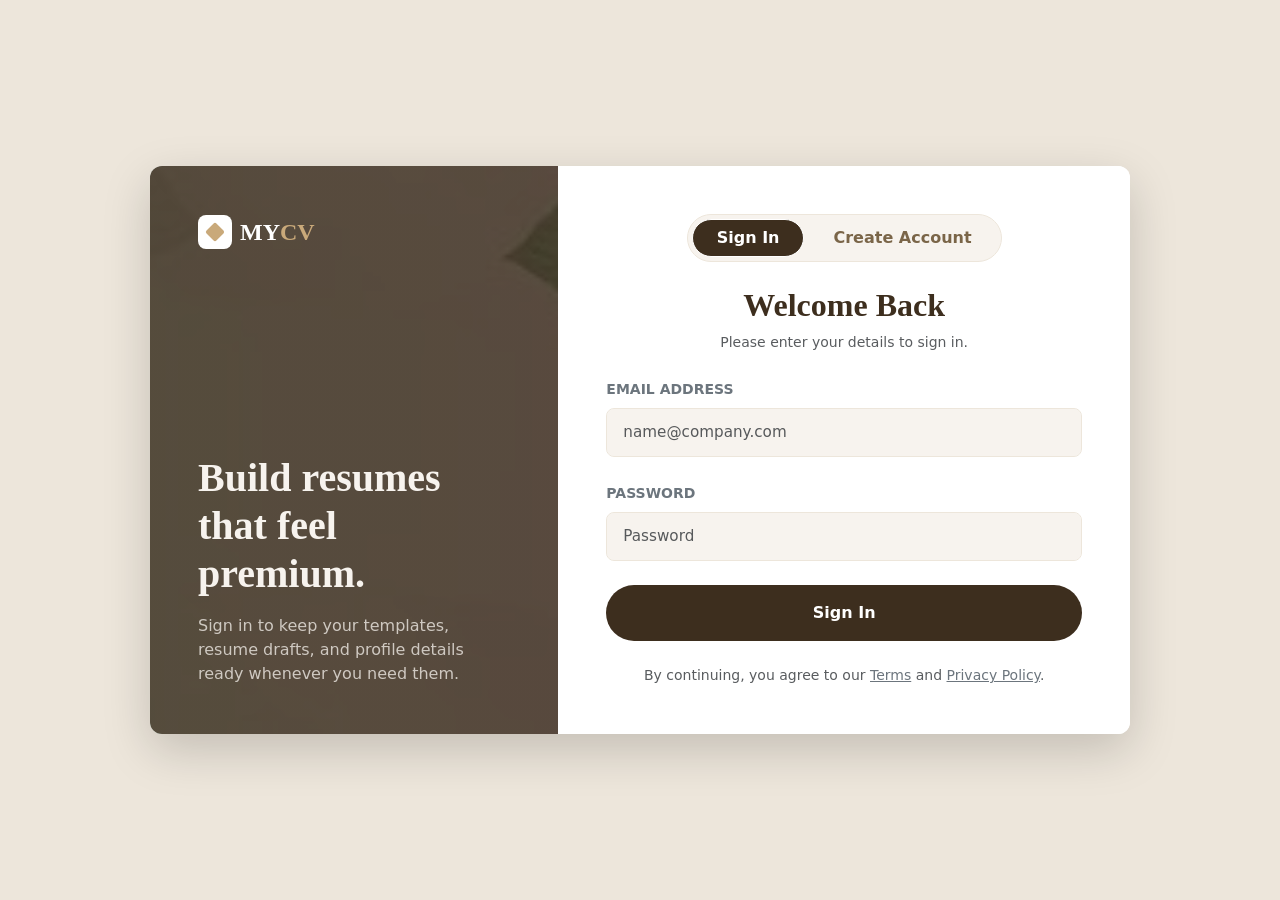
<file: auth.html>
<!doctype html>
<html lang="en">
  <head>
    <meta charset="UTF-8" />
    <meta name="viewport" content="width=device-width, initial-scale=1.0" />
    <title>MYCV | Account</title>
    <link
      href="https://cdn.jsdelivr.net/npm/bootstrap@5.0.2/dist/css/bootstrap.min.css"
      rel="stylesheet"
      integrity="sha384-EVSTQN3/azprG1Anm3QDgpJLIm9Nao0Yz1ztcQTwFspd3yD65VohhpuuCOmLASjC"
      crossorigin="anonymous"
    />
    <link
      rel="stylesheet"
      href="https://cdn.jsdelivr.net/npm/bootstrap-icons@1.11.3/font/bootstrap-icons.min.css"
    />
    <link rel="stylesheet" href="style.css" />
  </head>
  <body>
    <main class="login-page d-flex align-items-center justify-content-center py-5">
      <div class="auth-shell card login-card overflow-hidden border-0 shadow-lg">
        <div class="row g-0">
          <aside class="col-lg-5 auth-visual d-flex flex-column justify-content-between p-5">
            <a class="navbar-brand d-flex align-items-center text-decoration-none" href="index.html">
              <div class="logo-box me-2 bg-white">
                <span class="logo-inner"></span>
              </div>
              <span class="logo-text text-white">MY<span class="text-accent">CV</span></span>
            </a>

            <div>
              <h1 class="font-serif fw-bold mb-3">Build resumes that feel premium.</h1>
              <p class="mb-0 opacity-75">
                Sign in to keep your templates, resume drafts, and profile details ready whenever you need them.
              </p>
            </div>
          </aside>

          <section class="col-lg-7 bg-white p-4 p-md-5">
            <div class="d-flex justify-content-center mb-4">
              <div class="auth-toggle" role="tablist" aria-label="Account form">
                <button class="btn active px-4" type="button" data-auth-view="signin">Sign In</button>
                <button class="btn px-4" type="button" data-auth-view="signup">Create Account</button>
              </div>
            </div>

            <div class="auth-panel" data-panel="signin">
              <div class="text-center mb-4">
                <h2 class="login-heading font-serif">Welcome Back</h2>
                <p class="text-muted small">Please enter your details to sign in.</p>
              </div>

              <form>
                <div class="mb-4">
                  <label class="form-label small fw-bold text-secondary">EMAIL ADDRESS</label>
                  <input type="email" class="form-control custom-input" placeholder="name@company.com" />
                </div>

                <div class="mb-4">
                  <label class="form-label small fw-bold text-secondary">PASSWORD</label>
                  <input type="password" class="form-control custom-input" placeholder="Password" />
                </div>

                <button type="submit" class="btn btn-primary-theme w-100 rounded-pill py-3">
                  Sign In
                </button>
              </form>
            </div>

            <div class="auth-panel d-none" data-panel="signup">
              <div class="text-center mb-4">
                <h2 class="login-heading font-serif">Create Account</h2>
                <p class="text-muted small">Join us and start building your career story.</p>
              </div>

              <form>
                <div class="row mb-3">
                  <div class="col-md-6 mb-3 mb-md-0">
                    <label class="form-label small fw-bold text-secondary">FIRST NAME</label>
                    <input type="text" class="form-control custom-input" placeholder="Maheen" />
                  </div>
                  <div class="col-md-6">
                    <label class="form-label small fw-bold text-secondary">LAST NAME</label>
                    <input type="text" class="form-control custom-input" placeholder="Zuhra" />
                  </div>
                </div>

                <div class="mb-3">
                  <label class="form-label small fw-bold text-secondary">EMAIL ADDRESS</label>
                  <input type="email" class="form-control custom-input" placeholder="name@email.com" />
                </div>

                <div class="mb-4">
                  <label class="form-label small fw-bold text-secondary">PASSWORD</label>
                  <input type="password" class="form-control custom-input" placeholder="Create a strong password" />
                  <div class="form-text small opacity-50">Must be at least 8 characters.</div>
                </div>

                <button type="submit" class="btn btn-primary-theme w-100 rounded-pill py-3">
                  Create Account
                </button>
              </form>
            </div>

            <p class="text-center mt-4 small text-muted mb-0">
              By continuing, you agree to our
              <a href="privacy.html" class="text-secondary text-decoration-underline">Terms</a>
              and
              <a href="privacy.html" class="text-secondary text-decoration-underline">Privacy Policy</a>.
            </p>
          </section>
        </div>
      </div>
    </main>

    <script
      src="https://cdn.jsdelivr.net/npm/bootstrap@5.0.2/dist/js/bootstrap.bundle.min.js"
      integrity="sha384-MrcW6ZMFYlzcLA8Nl+NtUVF0sA7MsXsP1UyJoMp4YLEuNSfAP+JcXn/tWtIaxVXM"
      crossorigin="anonymous"
    ></script>
    <script src="app.js"></script>
  </body>
</html>
</file>
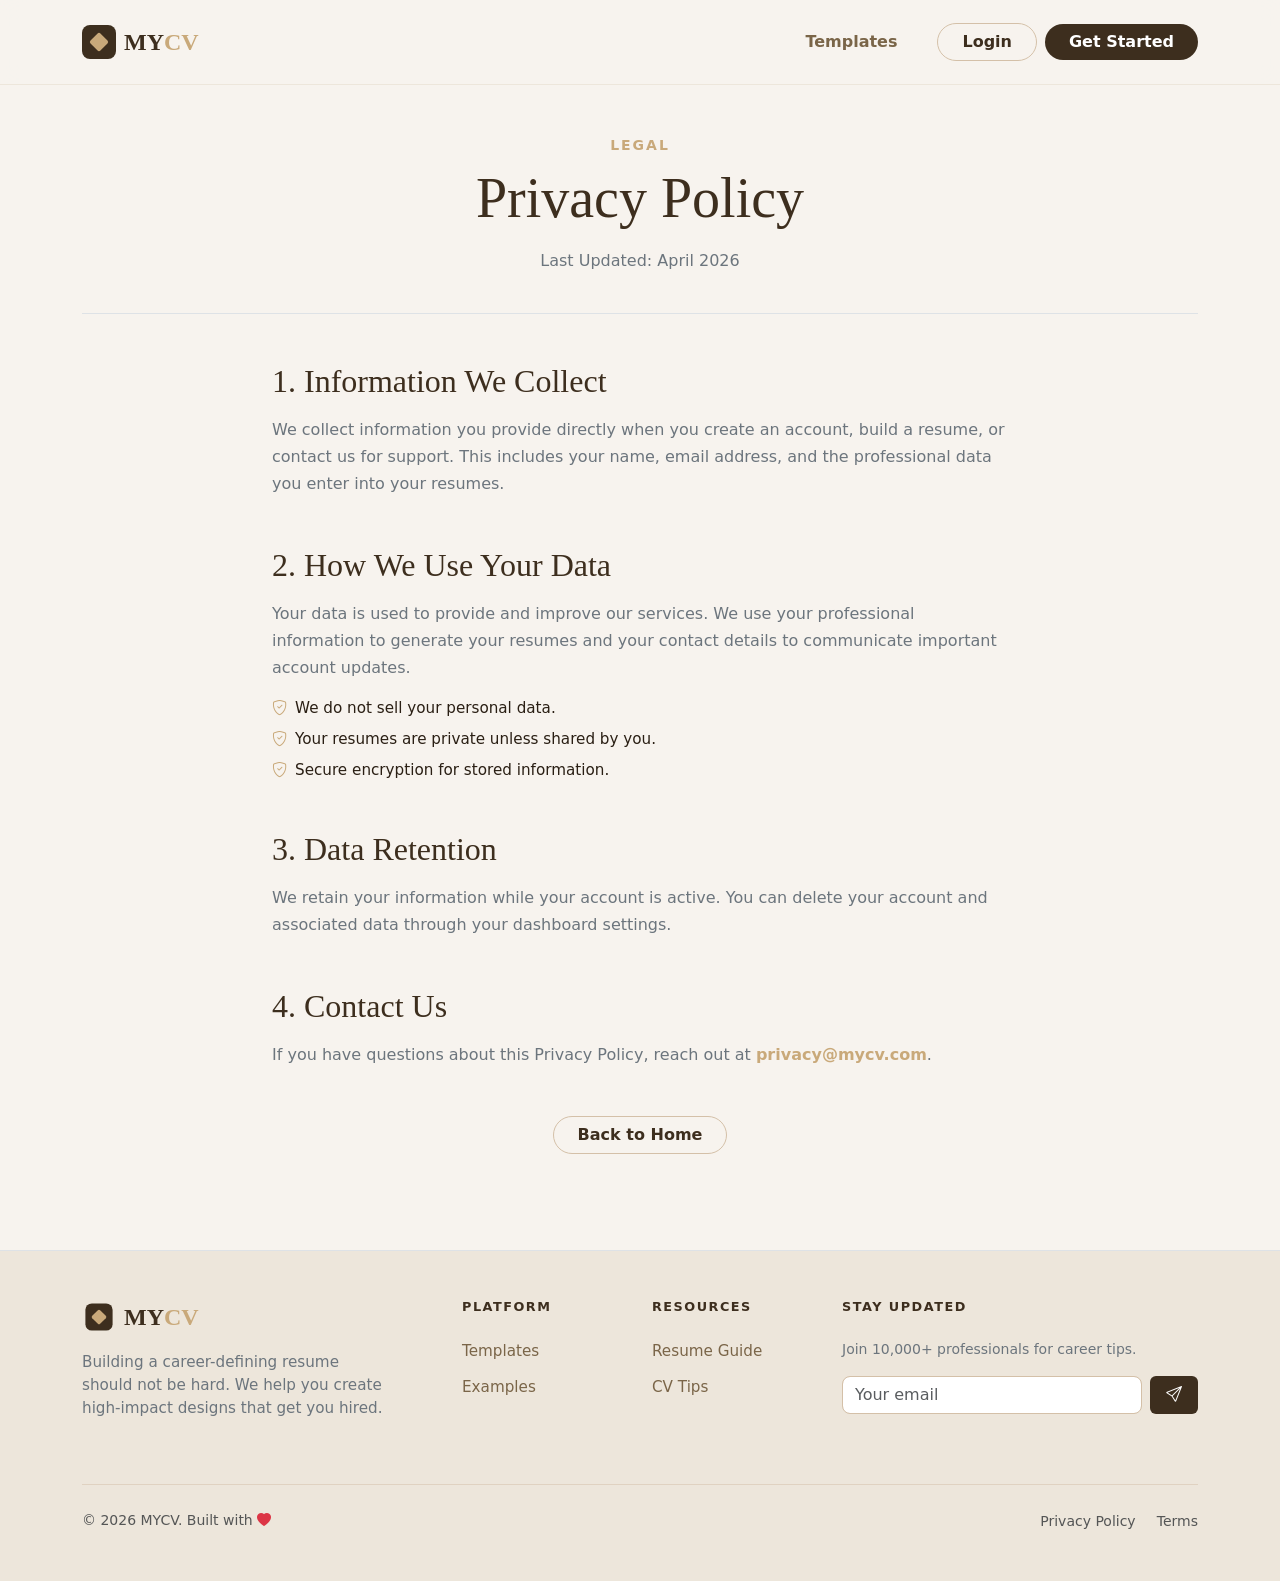
<file: privacy.html>
<!doctype html>
<html lang="en">
  <head>
    <meta charset="UTF-8" />
    <meta name="viewport" content="width=device-width, initial-scale=1.0" />
    <title>MYCV | Privacy Policy</title>
    <link
      href="https://cdn.jsdelivr.net/npm/bootstrap@5.0.2/dist/css/bootstrap.min.css"
      rel="stylesheet"
      integrity="sha384-EVSTQN3/azprG1Anm3QDgpJLIm9Nao0Yz1ztcQTwFspd3yD65VohhpuuCOmLASjC"
      crossorigin="anonymous"
    />
    <link
      rel="stylesheet"
      href="https://cdn.jsdelivr.net/npm/bootstrap-icons@1.11.3/font/bootstrap-icons.min.css"
    />
    <link rel="stylesheet" href="style.css" />
  </head>
  <body>
    <nav class="navbar navbar-expand-lg sticky-top custom-header">
      <div class="container">
        <a class="navbar-brand d-flex align-items-center" href="index.html">
          <div class="logo-box me-2"><span class="logo-inner"></span></div>
          <span class="logo-text">MY<span class="text-accent">CV</span></span>
        </a>
        <button class="navbar-toggler border-0 shadow-none" type="button" data-bs-toggle="collapse" data-bs-target="#navbarNav" aria-label="Toggle navigation">
          <span class="navbar-toggler-icon"></span>
        </button>
        <div class="collapse navbar-collapse" id="navbarNav">
          <ul class="navbar-nav ms-auto align-items-center">
            <li class="nav-item"><a class="nav-link px-3 fs-6" href="template.html">Templates</a></li>
            <li class="nav-item ms-lg-4"><a class="btn btn-outline-theme rounded-pill px-4 me-2" href="auth.html">Login</a></li>
            <li class="nav-item"><a class="btn btn-primary-theme rounded-pill px-4" href="template.html">Get Started</a></li>
          </ul>
        </div>
      </div>
    </nav>

    <main class="privacy-page py-5">
      <div class="container">
        <header class="text-center mb-5 pb-4 border-bottom">
          <span class="text-accent fw-bold text-uppercase small letter-spacing">Legal</span>
          <h1 class="font-serif display-4 text-primary mt-2">Privacy Policy</h1>
          <p class="text-secondary mt-3">Last Updated: April 2026</p>
        </header>

        <div class="row justify-content-center">
          <div class="col-lg-8">
            <section class="policy-section mb-5">
              <h2 class="font-serif text-primary mb-3">1. Information We Collect</h2>
              <p class="text-secondary">
                We collect information you provide directly when you create an account, build a resume, or contact us for support. This includes your name, email address, and the professional data you enter into your resumes.
              </p>
            </section>

            <section class="policy-section mb-5">
              <h2 class="font-serif text-primary mb-3">2. How We Use Your Data</h2>
              <p class="text-secondary">
                Your data is used to provide and improve our services. We use your professional information to generate your resumes and your contact details to communicate important account updates.
              </p>
              <ul class="list-unstyled custom-list mt-3">
                <li class="mb-2"><i class="bi bi-shield-check text-accent me-2"></i> We do not sell your personal data.</li>
                <li class="mb-2"><i class="bi bi-shield-check text-accent me-2"></i> Your resumes are private unless shared by you.</li>
                <li class="mb-2"><i class="bi bi-shield-check text-accent me-2"></i> Secure encryption for stored information.</li>
              </ul>
            </section>

            <section class="policy-section mb-5">
              <h2 class="font-serif text-primary mb-3">3. Data Retention</h2>
              <p class="text-secondary">
                We retain your information while your account is active. You can delete your account and associated data through your dashboard settings.
              </p>
            </section>

            <section class="policy-section mb-5">
              <h2 class="font-serif text-primary mb-3">4. Contact Us</h2>
              <p class="text-secondary">
                If you have questions about this Privacy Policy, reach out at
                <a href="mailto:privacy@mycv.com" class="text-accent fw-bold text-decoration-none">privacy@mycv.com</a>.
              </p>
            </section>

            <div class="text-center mt-5">
              <a href="index.html" class="btn btn-outline-theme rounded-pill px-4">Back to Home</a>
            </div>
          </div>
        </div>
      </div>
    </main>

    <footer class="custom-footer border-top mt-5">
      <div class="container py-5">
        <div class="row g-4">
          <div class="col-lg-4 col-md-12">
            <a class="navbar-brand d-flex align-items-center mb-3" href="index.html">
              <div class="logo-box me-2" style="transform: scale(0.8)"><span class="logo-inner"></span></div>
              <span class="logo-text text-primary">MY<span class="text-accent">CV</span></span>
            </a>
            <p class="footer-desc text-secondary font-sans pe-lg-5">Building a career-defining resume should not be hard. We help you create high-impact designs that get you hired.</p>
          </div>
          <div class="col-lg-2 col-md-4 col-6">
            <h6 class="footer-heading font-sans-bold text-primary mb-4">PLATFORM</h6>
            <ul class="list-unstyled footer-links-light">
              <li><a href="template.html">Templates</a></li>
              <li><a href="template.html">Examples</a></li>
            </ul>
          </div>
          <div class="col-lg-2 col-md-4 col-6">
            <h6 class="footer-heading font-sans-bold text-primary mb-4">RESOURCES</h6>
            <ul class="list-unstyled footer-links-light">
              <li><a href="resumeguide.html">Resume Guide</a></li>
              <li><a href="resumeguide.html">CV Tips</a></li>
            </ul>
          </div>
          <div class="col-lg-4 col-md-4">
            <h6 class="footer-heading font-sans-bold text-primary mb-4">STAY UPDATED</h6>
            <p class="text-secondary small mb-3">Join 10,000+ professionals for career tips.</p>
            <div class="newsletter-group d-flex">
              <input type="email" class="form-control newsletter-input-light" placeholder="Your email" />
              <button class="btn btn-primary-theme ms-2 px-3" type="button" aria-label="Subscribe"><i class="bi bi-send text-white"></i></button>
            </div>
          </div>
        </div>
        <hr class="footer-divider-light mt-5 mb-4" />
        <div class="row align-items-center">
          <div class="col-md-6 text-center text-md-start">
            <p class="mb-0 text-muted small">&copy; 2026 MYCV. Built with <i class="bi bi-heart-fill text-danger"></i></p>
          </div>
          <div class="col-md-6 text-center text-md-end">
            <a href="privacy.html" class="text-muted small text-decoration-none me-3">Privacy Policy</a>
            <a href="privacy.html" class="text-muted small text-decoration-none">Terms</a>
          </div>
        </div>
      </div>
    </footer>

    <script src="https://cdn.jsdelivr.net/npm/bootstrap@5.0.2/dist/js/bootstrap.bundle.min.js" integrity="sha384-MrcW6ZMFYlzcLA8Nl+NtUVF0sA7MsXsP1UyJoMp4YLEuNSfAP+JcXn/tWtIaxVXM" crossorigin="anonymous"></script>
    <script src="app.js"></script>
  </body>
</html>
</file>
<file: style.css>
:root {
  --color-primary: #3d2e1e;
  --color-accent: #c9a97a;
  --color-accent-light: #e8d5bc;
  --color-surface: #f7f3ee;
  --color-surface-alt: #ede6db;
  --color-white: #ffffff;
  --color-sidebar-bg: #3d2e1e;
  --color-sidebar-text: #f7f3ee;
  --color-sidebar-muted: rgba(247, 243, 238, 0.45);
  --color-sidebar-divider: rgba(247, 243, 238, 0.12);
  --color-text-primary: #2a1f14;
  --color-text-secondary: #7a6548;
  --color-text-muted: #b09a7c;
  --color-text-on-accent: #2a1f14;
  --color-text-on-dark: #f7f3ee;
  --color-border: #d4c0a8;
  --color-border-light: #ede6db;
  --color-accent-hover: #b8935e;
  --color-accent-pressed: #a07840;
  --color-accent-subtle: #f2e9dc;
  --color-success: #4a7c59;
  --color-warning: #c9a97a;
  --color-error: #a05030;
  --font-sans: "Inter", "DM Sans", system-ui, sans-serif;
  --font-serif: "Playfair Display", "Lora", Georgia, serif;
  --radius-sm: 4px;
  --radius-md: 8px;
  --radius-lg: 12px;
  --radius-pill: 999px;
}

* {
  box-sizing: border-box;
}

body {
  margin: 0;
  overflow-x: hidden;
  background-color: var(--color-surface);
  color: var(--color-text-primary);
  font-family: var(--font-sans);
}

h1,
h2,
h3,
.logo-text,
.font-serif {
  font-family: var(--font-serif);
}

a {
  color: inherit;
}

.custom-header {
  padding: 1.2rem 0;
  border-bottom: 1px solid var(--color-border-light);
  background: rgba(247, 243, 238, 0.9);
  backdrop-filter: blur(12px);
}

.logo-box {
  width: 34px;
  height: 34px;
  display: grid;
  place-items: center;
  border-radius: var(--radius-md);
  background: var(--color-primary);
  flex: 0 0 auto;
}

.logo-inner {
  width: 14px;
  height: 14px;
  border-radius: 2px;
  background: var(--color-accent);
  transform: rotate(45deg);
}

.logo-text {
  font-size: 1.5rem;
  font-weight: 700;
  letter-spacing: 0;
  color: var(--color-primary);
}

.navbar-toggler-icon {
  width: 1.75rem;
  height: 1.75rem;
  position: relative;
  border-top: 2px solid var(--color-primary);
  background-image: none;
}

.navbar-toggler-icon::before,
.navbar-toggler-icon::after {
  content: "";
  position: absolute;
  left: 0;
  width: 100%;
  border-top: 2px solid var(--color-primary);
}

.navbar-toggler-icon::before {
  top: 7px;
}

.navbar-toggler-icon::after {
  bottom: 5px;
}

.nav-link {
  color: var(--color-text-secondary) !important;
  font-size: 0.95rem;
  font-weight: 600;
  transition: color 0.25s ease;
}

.nav-link:hover,
.nav-link:focus {
  color: var(--color-accent) !important;
}

.text-accent {
  color: var(--color-accent) !important;
}

.text-primary,
.colorMain,
.text-primary-theme {
  color: var(--color-primary) !important;
}

.btn-primary-theme {
  border: 0;
  background-color: var(--color-primary);
  color: var(--color-white);
  font-weight: 700;
  transition: transform 0.25s ease, box-shadow 0.25s ease, background 0.25s ease;
}

.btn-primary-theme:hover,
.btn-primary-theme:focus {
  background-color: #2a1f14;
  color: var(--color-accent) !important;
  transform: translateY(-2px);
  box-shadow: 0 8px 22px rgba(61, 46, 30, 0.16);
}

.btn-outline-theme {
  border: 1.5px solid var(--color-border);
  color: var(--color-primary);
  font-weight: 700;
  transition: background 0.25s ease, border-color 0.25s ease, color 0.25s ease;
}

.btn-outline-theme:hover,
.btn-outline-theme:focus {
  border-color: var(--color-accent);
  background-color: var(--color-accent-subtle);
  color: var(--color-primary);
}

.hero-section {
  min-height: 85vh;
  padding: 80px 0;
  overflow: hidden;
}

.hero-badge .badge {
  padding: 10px 20px;
  border: 1px solid var(--color-border-light);
  background-color: var(--color-white);
  color: var(--color-text-secondary);
  font-weight: 600;
}

.hero-title {
  max-width: 720px;
  color: var(--color-primary);
  font-size: clamp(2.5rem, 5vw, 4rem);
  font-weight: 800;
  line-height: 1.1;
}

.hero-subtitle {
  max-width: 500px;
  color: var(--color-text-secondary);
  font-size: 1.2rem;
  line-height: 1.6;
}

.hero-image-wrapper {
  position: relative;
  z-index: 1;
}

.hero-image {
  width: 100%;
  border-radius: var(--radius-lg);
  box-shadow: 0 20px 50px rgba(61, 46, 30, 0.1);
  transition: transform 0.45s ease;
}

.hero-image:hover {
  transform: translateY(-10px);
}

.stat-divider {
  width: 1px;
  height: 40px;
  background-color: var(--color-border);
}

.login-page {
  min-height: 100vh;
  background-color: var(--color-surface-alt);
}

.login-card {
  border-radius: var(--radius-lg);
  background-color: var(--color-white);
}

.login-heading {
  color: var(--color-primary);
  font-weight: 700;
}

.auth-shell {
  width: min(980px, calc(100% - 32px));
}

.auth-visual {
  min-height: 100%;
  background:
    linear-gradient(rgba(61, 46, 30, 0.84), rgba(61, 46, 30, 0.84)),
    url("assets/bg.jpg") center/cover;
  color: var(--color-text-on-dark);
}

.auth-toggle {
  display: inline-flex;
  gap: 4px;
  padding: 4px;
  border: 1px solid var(--color-border-light);
  border-radius: var(--radius-pill);
  background: var(--color-surface);
}

.auth-toggle .btn {
  border-radius: var(--radius-pill);
  color: var(--color-text-secondary);
  font-weight: 700;
}

.auth-toggle .btn.active {
  background: var(--color-primary);
  color: var(--color-white);
}

.custom-input {
  width: 100%;
  padding: 12px 16px;
  border: 1px solid var(--color-border-light);
  border-radius: var(--radius-md);
  background-color: var(--color-surface);
  font-size: 0.95rem;
  transition: border-color 0.25s ease, box-shadow 0.25s ease, background 0.25s ease;
}

.custom-input:focus {
  border-color: var(--color-accent);
  background-color: var(--color-white);
  box-shadow: 0 0 0 4px var(--color-accent-subtle);
  outline: 0;
}

hr.border-light {
  border-color: var(--color-border-light) !important;
  opacity: 1;
}

.template-gallery {
  min-height: 70vh;
}

.btn-filter {
  border: 1.5px solid var(--color-border);
  background: var(--color-white);
  color: var(--color-text-secondary);
  font-weight: 700;
  transition: background 0.25s ease, border-color 0.25s ease, color 0.25s ease;
}

.btn-filter:hover,
.btn-filter.active {
  border-color: var(--color-primary);
  background-color: var(--color-primary);
  color: var(--color-white);
}

.template-card {
  border-radius: var(--radius-md);
  transition: transform 0.25s ease, box-shadow 0.25s ease;
}

.template-card:hover {
  transform: translateY(-8px);
  box-shadow: 0 15px 30px rgba(61, 46, 30, 0.1) !important;
}

.template-img-container {
  position: relative;
  height: 400px;
  overflow: hidden;
  background-color: var(--color-surface-alt);
}

.template-img-container img {
  width: 100%;
  height: 100%;
  object-fit: cover;
  object-position: top;
  transition: transform 0.45s ease;
}

.template-card:hover img {
  transform: scale(1.05);
}

.template-overlay {
  position: absolute;
  inset: 0;
  display: grid;
  place-items: center;
  background: rgba(61, 46, 30, 0.4);
  opacity: 0;
  backdrop-filter: blur(2px);
  transition: opacity 0.25s ease;
}

.template-card:hover .template-overlay,
.template-card:focus-within .template-overlay {
  opacity: 1;
}

.bg-accent,
.bg-accent-subtle {
  background-color: var(--color-accent-subtle) !important;
}

.bg-accent-subtle {
  font-size: 0.75rem;
}

.hover-accent:hover {
  color: var(--color-accent) !important;
}

.guide-page,
.privacy-page {
  min-height: 80vh;
  background-color: var(--color-surface);
}

.letter-spacing {
  letter-spacing: 2px;
}

.guide-section h3 {
  font-size: 1.85rem;
  font-weight: 700;
}

.guide-section p {
  color: var(--color-text-secondary);
  font-size: 1.1rem;
  line-height: 1.85;
}

.rounded-md {
  border-radius: var(--radius-md);
}

.rounded-lg {
  border-radius: var(--radius-lg);
}

.cta-box {
  background-color: var(--color-primary) !important;
}

.text-primary-on-accent {
  color: var(--color-primary);
}

.policy-section h3 {
  margin-top: 2rem;
  font-size: 1.5rem;
  font-weight: 700;
}

.policy-section p {
  color: var(--color-text-secondary);
  font-size: 1rem;
  line-height: 1.7;
}

.custom-list li {
  display: flex;
  align-items: center;
  color: var(--color-text-primary);
  font-size: 0.95rem;
}

.img-fluid {
  width: 100%;
  max-height: 450px;
  object-fit: cover;
}

.custom-footer {
  border-top: 1px solid var(--color-border-light);
  background-color: var(--color-surface-alt);
}

.footer-heading {
  font-size: 0.8rem;
  font-weight: 700;
  letter-spacing: 1.5px;
}

.footer-desc,
.footer-links-light a {
  color: var(--color-text-secondary);
  font-size: 0.95rem;
}

.footer-links-light li {
  margin-bottom: 12px;
}

.footer-links-light a {
  text-decoration: none;
  transition: color 0.25s ease, padding-left 0.25s ease;
}

.footer-links-light a:hover {
  color: var(--color-accent);
  padding-left: 5px;
}

.social-icon-light {
  width: 38px;
  height: 38px;
  display: grid;
  place-items: center;
  border: 1px solid var(--color-border);
  border-radius: var(--radius-sm);
  background-color: var(--color-surface);
  color: var(--color-primary);
  text-decoration: none;
  transition: transform 0.25s ease, background 0.25s ease, color 0.25s ease;
}

.social-icon-light:hover {
  background-color: var(--color-primary);
  color: var(--color-white);
  transform: translateY(-3px);
}

.newsletter-input-light {
  border: 1px solid var(--color-border);
  border-radius: var(--radius-md);
  background-color: var(--color-white);
}

.footer-divider-light {
  border-color: var(--color-border);
  opacity: 0.5;
}

@media (max-width: 991px) {
  .custom-header .navbar-nav {
    align-items: stretch !important;
    gap: 0.5rem;
    padding-top: 1rem;
  }

  .custom-header .btn {
    width: 100%;
    margin: 0 !important;
  }

  .hero-section {
    padding: 48px 0;
    text-align: center;
  }

  .hero-subtitle {
    margin-right: auto;
    margin-left: auto;
  }

  .hero-cta,
  .hero-stats {
    justify-content: center;
  }

  .auth-visual {
    min-height: 260px;
  }
}

@media (max-width: 768px) {
  .display-4 {
    font-size: 2.2rem;
  }

  .hero-cta,
  .hero-stats,
  .newsletter-group {
    flex-direction: column;
  }

  .stat-divider {
    width: 100%;
    height: 1px;
  }

  .newsletter-group .btn {
    margin-top: 0.75rem;
    margin-left: 0 !important;
  }

  .template-img-container {
    height: 360px;
  }
}
</file>
